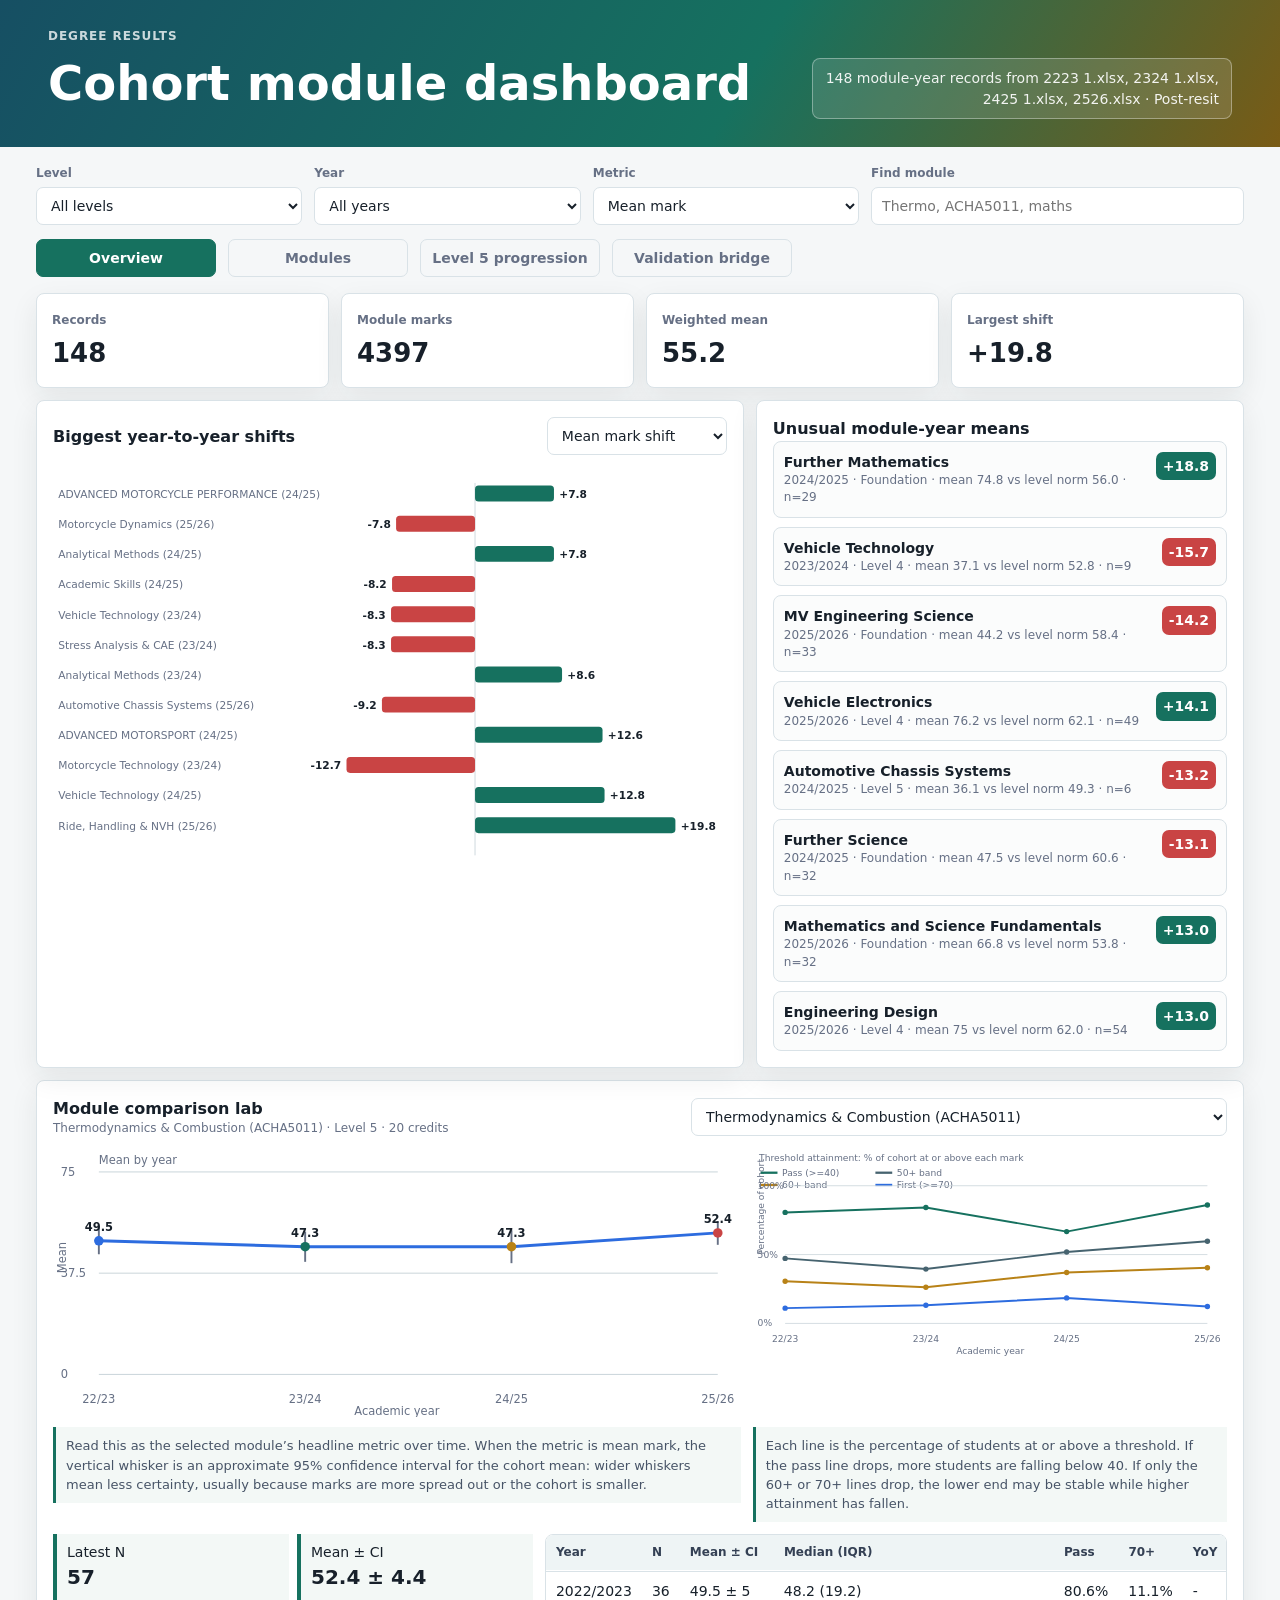
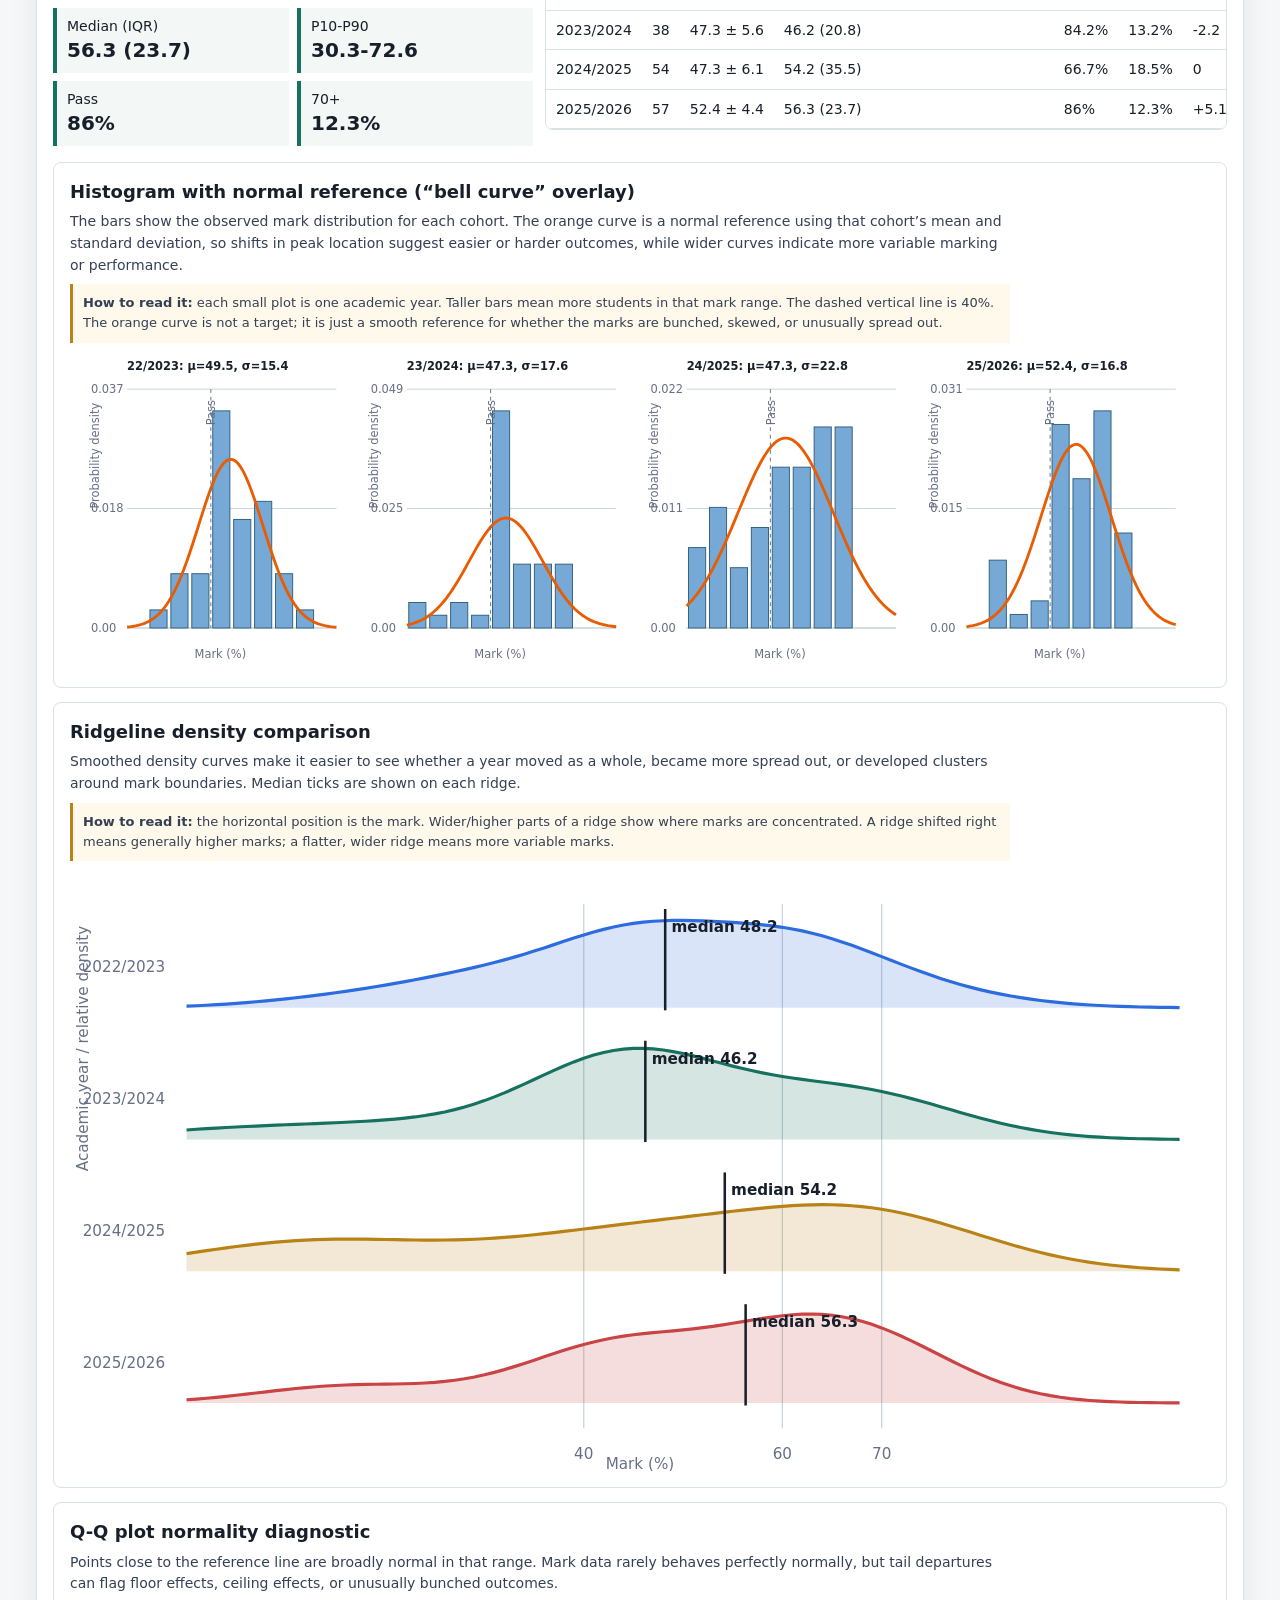
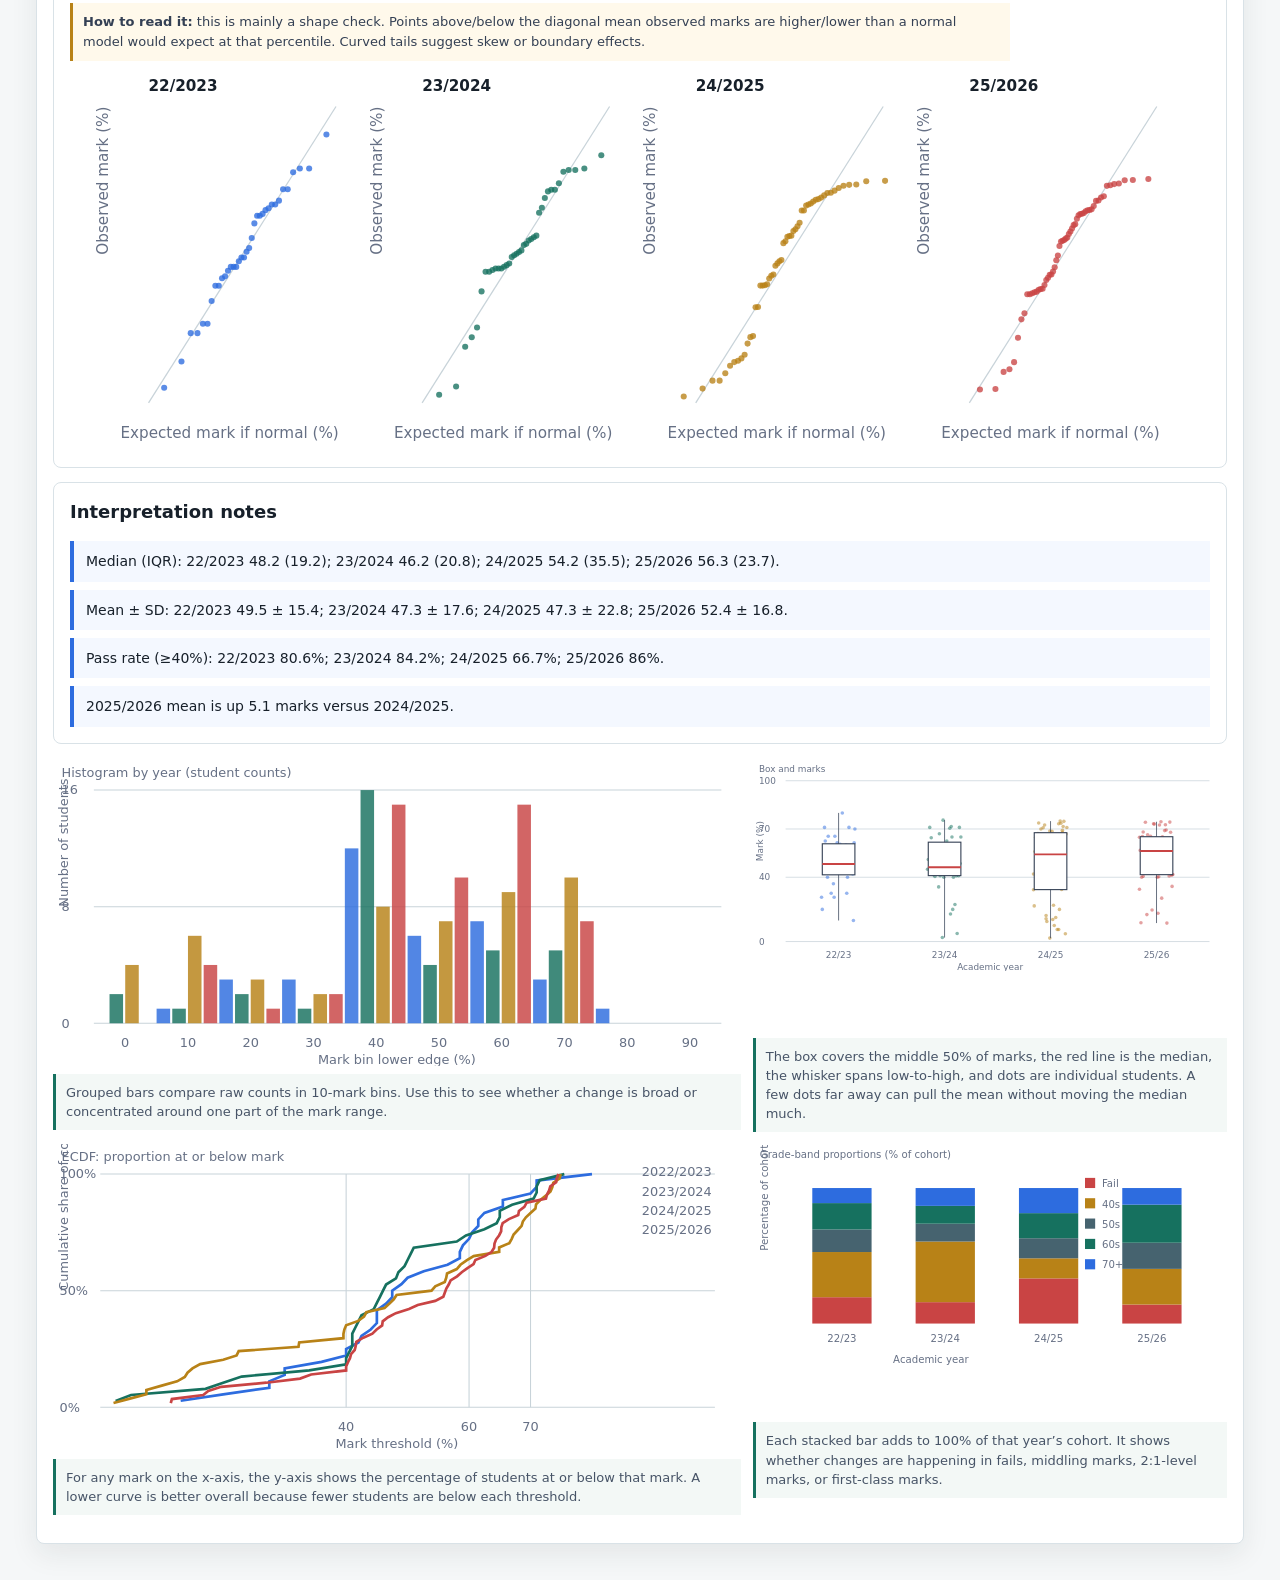
<file: index.html>
<!doctype html>
<html lang="en">
  <head>
    <meta charset="utf-8">
    <meta name="viewport" content="width=device-width, initial-scale=1">
    <title>Degree Results Dashboard</title>
    <link rel="stylesheet" href="web/styles.css">
  <link rel="stylesheet" href="web/progression.css"></head>
  <body>
    <header class="topbar">
      <div>
        <p class="eyebrow">Degree results</p>
        <h1>Cohort module dashboard</h1>
      </div>
      <div class="source-pill" id="sourceSummary"></div>
    </header>

    <main>
      <section class="controls" aria-label="Filters">
        <label>
          <span>Level</span>
          <select id="levelFilter"></select>
        </label>
        <label>
          <span>Year</span>
          <select id="yearFilter"></select>
        </label>
        <label>
          <span>Metric</span>
          <select id="metricFilter">
            <option value="mean">Mean mark</option>
            <option value="median">Median mark</option>
            <option value="passRate">Pass rate</option>
            <option value="failRate">Fail rate</option>
            <option value="firstRate">70+ rate</option>
            <option value="stdev">Spread</option>
          </select>
        </label>
        <label class="search">
          <span>Find module</span>
          <input id="searchFilter" type="search" placeholder="Thermo, ACHA5011, maths">
        </label>
      </section>

      <nav class="tabs" aria-label="Views">
        <button class="tab active" type="button" data-view="overview">Overview</button>
        <button class="tab" type="button" data-view="modules">Modules</button>
        <button class="tab" type="button" data-view="progression">Level 5 progression</button><button class="tab" type="button" data-view="bridge">Validation bridge</button>
      </nav>

      <section id="overviewView" class="view active">
        <div class="kpis" id="kpis"></div>
        <div class="chart-grid">
          <section class="panel wide">
            <div class="panel-heading">
              <h2>Biggest year-to-year shifts</h2>
              <select id="shiftMetric">
                <option value="mean">Mean mark shift</option>
                <option value="median">Median mark shift</option>
                <option value="passRate">Pass-rate shift</option>
                <option value="firstRate">70+ rate shift</option>
              </select>
            </div>
            <div id="shiftChart" class="chart tall"></div>
          </section>
          <section class="panel">
            <h2>Unusual module-year means</h2>
            <div id="outlierList" class="watchlist"></div>
          </section>
        </div>
        <section class="panel">
          <div class="panel-heading">
            <div>
              <h2>Module comparison lab</h2>
              <div id="selectedMeta" class="muted"></div>
            </div>
            <select id="moduleSelect"></select>
          </div>
          <div class="chart-grid">
            <div class="chart-box">
              <div id="trendChart" class="chart"></div>
              <p class="chart-help">Read this as the selected module’s headline metric over time. When the metric is mean mark, the vertical whisker is an approximate 95% confidence interval for the cohort mean: wider whiskers mean less certainty, usually because marks are more spread out or the cohort is smaller.</p>
            </div>
            <div class="chart-box">
              <div id="thresholdChart" class="chart"></div>
              <p class="chart-help">Each line is the percentage of students at or above a threshold. If the pass line drops, more students are falling below 40. If only the 60+ or 70+ lines drop, the lower end may be stable while higher attainment has fallen.</p>
            </div>
          </div>
          <div id="moduleDetail" class="detail-grid"></div>
          <section class="report-section">
            <article class="report-card">
              <div class="report-copy">
                <h2>Histogram with normal reference (“bell curve” overlay)</h2>
                <p>The bars show the observed mark distribution for each cohort. The orange curve is a normal reference using that cohort’s mean and standard deviation, so shifts in peak location suggest easier or harder outcomes, while wider curves indicate more variable marking or performance.</p>
                <p class="how-to-read"><strong>How to read it:</strong> each small plot is one academic year. Taller bars mean more students in that mark range. The dashed vertical line is 40%. The orange curve is not a target; it is just a smooth reference for whether the marks are bunched, skewed, or unusually spread out.</p>
              </div>
              <div id="normalRefChart" class="report-chart"></div>
            </article>
            <article class="report-card">
              <div class="report-copy">
                <h2>Ridgeline density comparison</h2>
                <p>Smoothed density curves make it easier to see whether a year moved as a whole, became more spread out, or developed clusters around mark boundaries. Median ticks are shown on each ridge.</p>
                <p class="how-to-read"><strong>How to read it:</strong> the horizontal position is the mark. Wider/higher parts of a ridge show where marks are concentrated. A ridge shifted right means generally higher marks; a flatter, wider ridge means more variable marks.</p>
              </div>
              <div id="densityChart" class="report-chart"></div>
            </article>
            <article class="report-card">
              <div class="report-copy">
                <h2>Q-Q plot normality diagnostic</h2>
                <p>Points close to the reference line are broadly normal in that range. Mark data rarely behaves perfectly normally, but tail departures can flag floor effects, ceiling effects, or unusually bunched outcomes.</p>
                <p class="how-to-read"><strong>How to read it:</strong> this is mainly a shape check. Points above/below the diagonal mean observed marks are higher/lower than a normal model would expect at that percentile. Curved tails suggest skew or boundary effects.</p>
              </div>
              <div id="qqChart" class="report-chart"></div>
            </article>
            <article class="report-card">
              <div class="report-copy">
                <h2>Interpretation notes</h2>
              </div>
              <div id="reportBullets" class="report-notes"></div>
            </article>
          </section>
          <div class="chart-grid">
            <div class="chart-box">
              <div id="histChart" class="chart"></div>
              <p class="chart-help">Grouped bars compare raw counts in 10-mark bins. Use this to see whether a change is broad or concentrated around one part of the mark range.</p>
            </div>
            <div class="chart-box">
              <div id="boxChart" class="chart"></div>
              <p class="chart-help">The box covers the middle 50% of marks, the red line is the median, the whisker spans low-to-high, and dots are individual students. A few dots far away can pull the mean without moving the median much.</p>
            </div>
          </div>
          <div class="chart-grid">
            <div class="chart-box">
              <div id="ecdfChart" class="chart"></div>
              <p class="chart-help">For any mark on the x-axis, the y-axis shows the percentage of students at or below that mark. A lower curve is better overall because fewer students are below each threshold.</p>
            </div>
            <div class="chart-box">
              <div id="bandChart" class="chart"></div>
              <p class="chart-help">Each stacked bar adds to 100% of that year’s cohort. It shows whether changes are happening in fails, middling marks, 2:1-level marks, or first-class marks.</p>
            </div>
          </div>
        </section>
      </section>

      <section id="modulesView" class="view">
        <section class="panel">
          <div class="panel-heading">
            <h2>Module-year records</h2>
            <button id="exportCsv" type="button">Export CSV</button>
          </div>
          <div class="table-wrap">
            <table>
              <thead>
                <tr>
                  <th>Year</th>
                  <th>Level</th>
                  <th>Code</th>
                  <th>Module</th>
                  <th>N</th>
                  <th>Mean</th>
                  <th>Median</th>
                  <th>Pass</th>
                  <th>70+</th>
                  <th>Delta</th>
                  <th>Vs norm</th>
                  <th>Spread</th>
                </tr>
              </thead>
              <tbody id="moduleTable"></tbody>
            </table>
          </div>
        </section>
      </section>

      <section id="bridgeView" class="view">
        <section class="panel">
          <div class="panel-heading">
            <div>
              <h2>Year one validation bridge</h2>
              <p class="muted">Content areas roll related old and new Level 4 modules together using credit-weighted marks.</p>
            </div>
            <select id="bridgeMetric">
              <option value="mean">Mean mark</option>
              <option value="passRate">Pass rate</option>
              <option value="failRate">Fail rate</option>
              <option value="firstRate">70+ rate</option>
            </select>
          </div>
          <div id="bridgeChart" class="bridge-grid"></div>
        </section>
      </section>
      <section id="progressionView" class="view">
        <section class="panel progression-intro">
          <p class="eyebrow">APR meeting brief · Andy and Owen</p>
          <h2>Our review of full-time Level 5 module outcomes</h2>
          <p>Following your request, we have reviewed four years of full-time Level 5 module results to identify where we should focus our investigation into progression. The previous modules will not run again as Level 5 moves to the new validation. We retain the module analysis as historical evidence, while our proposals focus on support and monitoring across the new curriculum. The 2025/2026 results now include resits. We still need linked first-attempt records, compensation and final progression decisions to establish how many students were prevented from progressing.</p>
          <div class="progression-controls">
            <label>Review year<select id="progressionYear"></select></label>
            <label>Rank modules by<select id="progressionSort"><option value="fails">Failed-result count</option><option value="rate">Failure rate</option><option value="change">Increase in failure rate</option></select></label>
            <button id="progressionExport" type="button">Export evidence CSV</button>
            <button id="progressionPrint" type="button">Print meeting brief</button>
          </div>
          <p class="muted">Scope: full-time Level 5. This view uses its own year selector. The 2025/2026 results were replaced with the supplied post-resit workbook on 6 November 2026. Workbook summary rows are excluded from this replacement. All current years are confirmed post-resit. Our annual cycle is a provisional pre-resit view in June, replaced by the post-resit results when available.</p>
        </section>
        <div id="progressionKpis" class="kpis"></div>
        <section class="panel"><h2>Our main findings</h2><div id="progressionHeadline" class="progression-copy"></div></section>
        <div class="chart-grid">
          <section class="panel"><h2>Share of failed results by module</h2><p class="muted">Counts show volume; percentages beside each bar show within-module failure rates.</p><div id="progressionBars"></div></section>
          <section class="panel"><h2>Four-year context</h2><div id="progressionYears"></div><p class="muted">Pooled rate = all failed module results / all included module results. All years are post-resit. Students can appear in several modules. Cohort size and module mix can change.</p></section>
        </div>
        <section class="panel"><h2>Module evidence</h2><p class="muted">“pp” means percentage points: the difference between two failure rates, calculated before rounding. Change is against the previous available year and is descriptive only. All current years are post-resit. “Near pass” means marks from 30 to below 40. Small cohorts (&lt;20 results) can produce volatile rates.</p><div class="table-wrap"><table><thead><tr><th>Module</th><th>Results</th><th>Failed</th><th>Fail rate</th><th>Change</th><th>Share of failures</th><th>Near pass</th><th>Four-year failed / results</th></tr></thead><tbody id="progressionTable"></tbody></table></div></section>
        <section class="panel"><h2>Our proposals for the new validation</h2><div id="progressionActions" class="progression-actions"></div></section>
        <section class="panel progression-copy"><h2>Our proposed next steps</h2>
          <p>We recommend using the meeting to agree programme-wide actions for the new validation and the evidence needed to understand past non-progression. These proposals are preventive measures for discussion; the marks alone do not establish the causes of failure. We need to distinguish first-attempt failures from unresolved failures after reassessment, and establish whether withdrawal preceded assessment.</p>
          <ol><li>We propose linking the module results to anonymised student records, including programme, credits, first-attempt and resit results, non-submission/zero flags, and final progression or withdrawal decisions.</li><li>We would then apply the progression rules, including compensation, carried credit and compulsory-pass requirements. This will let us count affected students once, even where they have failed several modules.</li><li>We propose reviewing the new curriculum and assessment plan alongside historical submission, engagement and student feedback evidence. We can then agree support priorities, an owner and review dates. We have not assumed one-to-one equivalence between old and new modules.</li></ol>
          <details open><summary>Method and limits</summary><ul><li>The 2025/2026 import excludes workbook footer counts, averages and standard deviations; earlier years have not been re-extracted. All displayed counts are recalculated from the bundled marks; a mark below 40 is treated as a failure. Rates are pooled from counts, not averaged across cohorts.</li><li>The extraction excluded zero overall marks and required a numeric component mark. Missing results and genuine zero outcomes may therefore be absent, understating failure.</li><li>Data has no linked student identifiers or final progression decisions. No causal or unique-student impact is claimed.</li><li>Modules are matched by code (or name if no code exists). All eight Level 5 modules currently carry 20 credits. Historical totals count results across years, not unique people.</li><li>Suggested actions are questions to test, not established causes. No formal significance test is used.</li></ul></details>
        </section>
      </section>
    </main>

    <script src="web/degree_results_data.js"></script>
    <script src="web/app.js"></script><script src="web/progression.js"></script>
  </body>
</html>
</file>
<file: web/styles.css>
:root {
  --ink: #17202a;
  --muted: #667085;
  --line: #d9e2e7;
  --panel: #ffffff;
  --page: #f5f7f8;
  --green: #16715f;
  --blue: #2d6cdf;
  --red: #c94444;
  --gold: #b88217;
  --violet: #6750a4;
  --shadow: 0 10px 28px rgba(22, 32, 42, 0.08);
}

* {
  box-sizing: border-box;
}

body {
  margin: 0;
  color: var(--ink);
  background: var(--page);
  font: 14px/1.45 system-ui, -apple-system, BlinkMacSystemFont, "Segoe UI", sans-serif;
}

.topbar {
  min-height: 126px;
  padding: 28px clamp(18px, 4vw, 48px);
  display: flex;
  align-items: end;
  justify-content: space-between;
  gap: 20px;
  color: #fff;
  background: linear-gradient(120deg, #164f63, #16715f 58%, #795b15);
}

h1,
h2,
p {
  margin: 0;
}

h1 {
  font-size: clamp(28px, 4vw, 48px);
  font-weight: 760;
}

h2 {
  font-size: 16px;
  font-weight: 720;
}

.eyebrow {
  margin-bottom: 4px;
  color: rgba(255, 255, 255, 0.78);
  text-transform: uppercase;
  font-size: 12px;
  font-weight: 700;
  letter-spacing: 0.08em;
}

.source-pill {
  max-width: 420px;
  padding: 9px 12px;
  border: 1px solid rgba(255, 255, 255, 0.35);
  border-radius: 8px;
  background: rgba(255, 255, 255, 0.12);
  color: rgba(255, 255, 255, 0.92);
  text-align: right;
}

main {
  padding: 18px clamp(14px, 3vw, 36px) 36px;
}

.controls,
.tabs,
.kpis,
.chart-grid,
.detail-grid,
.bridge-grid {
  display: grid;
  gap: 12px;
}

.controls {
  grid-template-columns: repeat(3, minmax(150px, 1fr)) minmax(220px, 1.4fr);
  align-items: end;
  margin-bottom: 14px;
}

label span {
  display: block;
  margin-bottom: 5px;
  color: var(--muted);
  font-size: 12px;
  font-weight: 650;
}

select,
input,
button {
  width: 100%;
  min-height: 38px;
  border: 1px solid var(--line);
  border-radius: 7px;
  background: #fff;
  color: var(--ink);
  font: inherit;
}

select,
input {
  padding: 7px 10px;
}

button {
  cursor: pointer;
  font-weight: 700;
}

.tabs {
  grid-template-columns: repeat(3, minmax(0, 160px));
  margin: 8px 0 16px;
}

.tab {
  color: var(--muted);
  background: transparent;
}

.tab.active {
  color: #fff;
  border-color: var(--green);
  background: var(--green);
}

.view {
  display: none;
}

.view.active {
  display: block;
}

.kpis {
  grid-template-columns: repeat(4, minmax(0, 1fr));
  margin-bottom: 12px;
}

.kpi,
.panel {
  border: 1px solid var(--line);
  border-radius: 8px;
  background: var(--panel);
  box-shadow: var(--shadow);
}

.kpi {
  padding: 15px;
}

.kpi span {
  color: var(--muted);
  font-size: 12px;
  font-weight: 700;
}

.kpi strong {
  display: block;
  margin-top: 5px;
  font-size: 26px;
}

.chart-grid {
  grid-template-columns: 1.45fr 1fr;
  margin-bottom: 12px;
}

.panel {
  padding: 16px;
}

.wide {
  min-width: 0;
}

.panel-heading {
  display: flex;
  align-items: center;
  justify-content: space-between;
  gap: 12px;
  margin-bottom: 12px;
}

.panel-heading select,
.panel-heading button {
  width: auto;
  min-width: 180px;
}

.muted {
  color: var(--muted);
  font-size: 12px;
}

.chart {
  min-height: 270px;
}

.chart-box {
  min-width: 0;
}

.chart-help,
.how-to-read {
  margin-top: 8px;
  color: #475467;
  font-size: 13px;
  line-height: 1.48;
}

.chart-help {
  padding: 9px 10px;
  border-left: 3px solid var(--green);
  background: #f3f8f6;
}

.how-to-read {
  padding: 9px 10px;
  border-left: 3px solid var(--gold);
  background: #fff9eb;
}

.tall {
  min-height: 390px;
}

svg {
  display: block;
  width: 100%;
  height: auto;
}

.axis,
.tick {
  stroke: #c8d3d9;
  stroke-width: 1;
}

.label {
  fill: var(--muted);
  font-size: 12px;
}

.value-label {
  fill: var(--ink);
  font-size: 12px;
  font-weight: 700;
}

.detail-grid {
  grid-template-columns: minmax(240px, 0.95fr) minmax(280px, 1.35fr);
  margin: 12px 0;
  align-items: start;
}

.stat-list {
  display: grid;
  grid-template-columns: repeat(2, minmax(0, 1fr));
  gap: 8px;
}

.stat {
  border-left: 4px solid var(--green);
  padding: 8px 10px;
  background: #f3f8f6;
}

.stat strong {
  display: block;
  font-size: 20px;
}

.table-wrap {
  max-height: 62vh;
  overflow: auto;
  border: 1px solid var(--line);
  border-radius: 8px;
}

table {
  width: 100%;
  border-collapse: collapse;
  background: #fff;
}

th,
td {
  padding: 9px 10px;
  border-bottom: 1px solid var(--line);
  text-align: left;
  white-space: nowrap;
}

th {
  position: sticky;
  top: 0;
  z-index: 1;
  background: #eef4f5;
  color: #344054;
  font-size: 12px;
}

td:nth-child(4) {
  min-width: 280px;
  white-space: normal;
}

.bridge-grid {
  grid-template-columns: repeat(auto-fit, minmax(260px, 1fr));
}

.bridge-card {
  border: 1px solid var(--line);
  border-radius: 8px;
  padding: 12px;
  background: #fbfcfc;
}

.bridge-card h3 {
  margin: 0 0 8px;
  font-size: 14px;
}

.bar-row {
  display: grid;
  grid-template-columns: 78px 1fr 52px;
  gap: 8px;
  align-items: center;
  margin: 7px 0;
}

.bar-track {
  height: 10px;
  border-radius: 5px;
  background: #e6ecef;
  overflow: hidden;
}

.bar-fill {
  height: 100%;
  border-radius: 5px;
  background: var(--blue);
}

.empty {
  padding: 40px 12px;
  color: var(--muted);
  text-align: center;
}

.watchlist {
  display: grid;
  gap: 9px;
}

.watch-item {
  display: grid;
  grid-template-columns: 1fr auto;
  gap: 8px;
  align-items: start;
  padding: 10px;
  border: 1px solid var(--line);
  border-radius: 8px;
  background: #fbfcfc;
}

.watch-item strong {
  display: block;
}

.report-section {
  display: grid;
  gap: 14px;
  margin: 16px 0;
}

.report-card {
  display: grid;
  gap: 10px;
  padding: 16px;
  border: 1px solid var(--line);
  border-radius: 8px;
  background: #fff;
}

.report-copy {
  max-width: 940px;
}

.report-copy h2 {
  margin-bottom: 6px;
  font-size: 18px;
}

.report-copy p {
  color: #344054;
  line-height: 1.55;
}

.report-chart {
  min-height: 300px;
  overflow-x: auto;
}

.report-notes {
  display: grid;
  gap: 8px;
}

.report-note {
  padding: 10px 12px;
  border-left: 4px solid var(--blue);
  background: #f4f8ff;
}

.badge {
  min-width: 54px;
  padding: 4px 7px;
  border-radius: 7px;
  color: #fff;
  text-align: center;
  font-weight: 800;
}

.badge.up {
  background: var(--green);
}

.badge.down {
  background: var(--red);
}

.badge.neutral {
  background: var(--muted);
}

@media (max-width: 900px) {
  .topbar,
  .panel-heading {
    align-items: stretch;
    flex-direction: column;
    text-align: left;
  }

  .source-pill {
    text-align: left;
  }

  .controls,
  .kpis,
  .chart-grid,
  .detail-grid {
    grid-template-columns: 1fr;
  }

  .tabs {
    grid-template-columns: repeat(3, 1fr);
  }

  .panel-heading select,
  .panel-heading button {
    width: 100%;
  }
}
</file>
<file: web/progression.css>
.progression-intro {border-top:5px solid var(--green)}
.progression-intro h2 {font-size:26px;margin:8px 0 12px}
.progression-intro .eyebrow {color:var(--green)}
.progression-intro p,.progression-copy p {margin:12px 0;max-width:1100px;line-height:1.65}
.progression-controls {display:flex;align-items:end;flex-wrap:wrap;gap:16px;margin:22px 0}
.progression-controls label {display:grid;gap:6px;min-width:190px;font-weight:600}
.progression-bar {margin:20px 0}
.progression-bar>div:first-child {display:flex;justify-content:space-between;gap:12px;margin-bottom:7px}
.progression-bar small {color:var(--muted)}
.progression-bar .bar-track {height:12px;margin-bottom:5px}
.progression-selected {background:#edf7f3;font-weight:700}
.progression-actions {display:grid;grid-template-columns:repeat(2,minmax(0,1fr));gap:16px;margin-top:18px}
.progression-actions .report-card {display:block}
.progression-actions p {margin:10px 0;line-height:1.6}
.progression-copy li {margin:10px 0;line-height:1.6}
.progression-copy summary {cursor:pointer;font-weight:700;margin-top:20px}
.tabs {grid-template-columns:repeat(4,minmax(0,180px))}
body:has(#progressionView.active) main>.controls {display:none}
@media(max-width:900px){.tabs{grid-template-columns:repeat(2,1fr)}.progression-actions{grid-template-columns:1fr}.progression-bar>div:first-child{flex-direction:column;gap:2px}}
@media print{body:has(#progressionView.active){font-size:10pt;background:white}.topbar{background:white;color:black;min-height:auto;padding:0 0 12px}.source-pill,.tabs,main>.controls,.progression-controls{display:none!important}main{padding:0}.panel{box-shadow:none;break-inside:avoid;margin:12px 0}.chart-grid,.progression-actions{display:block}.table-wrap{overflow:visible}table{min-width:0;width:100%;font-size:9pt}th,td{padding:5px}.report-card{break-inside:avoid}.view:not(.active){display:none!important}}
</file>
